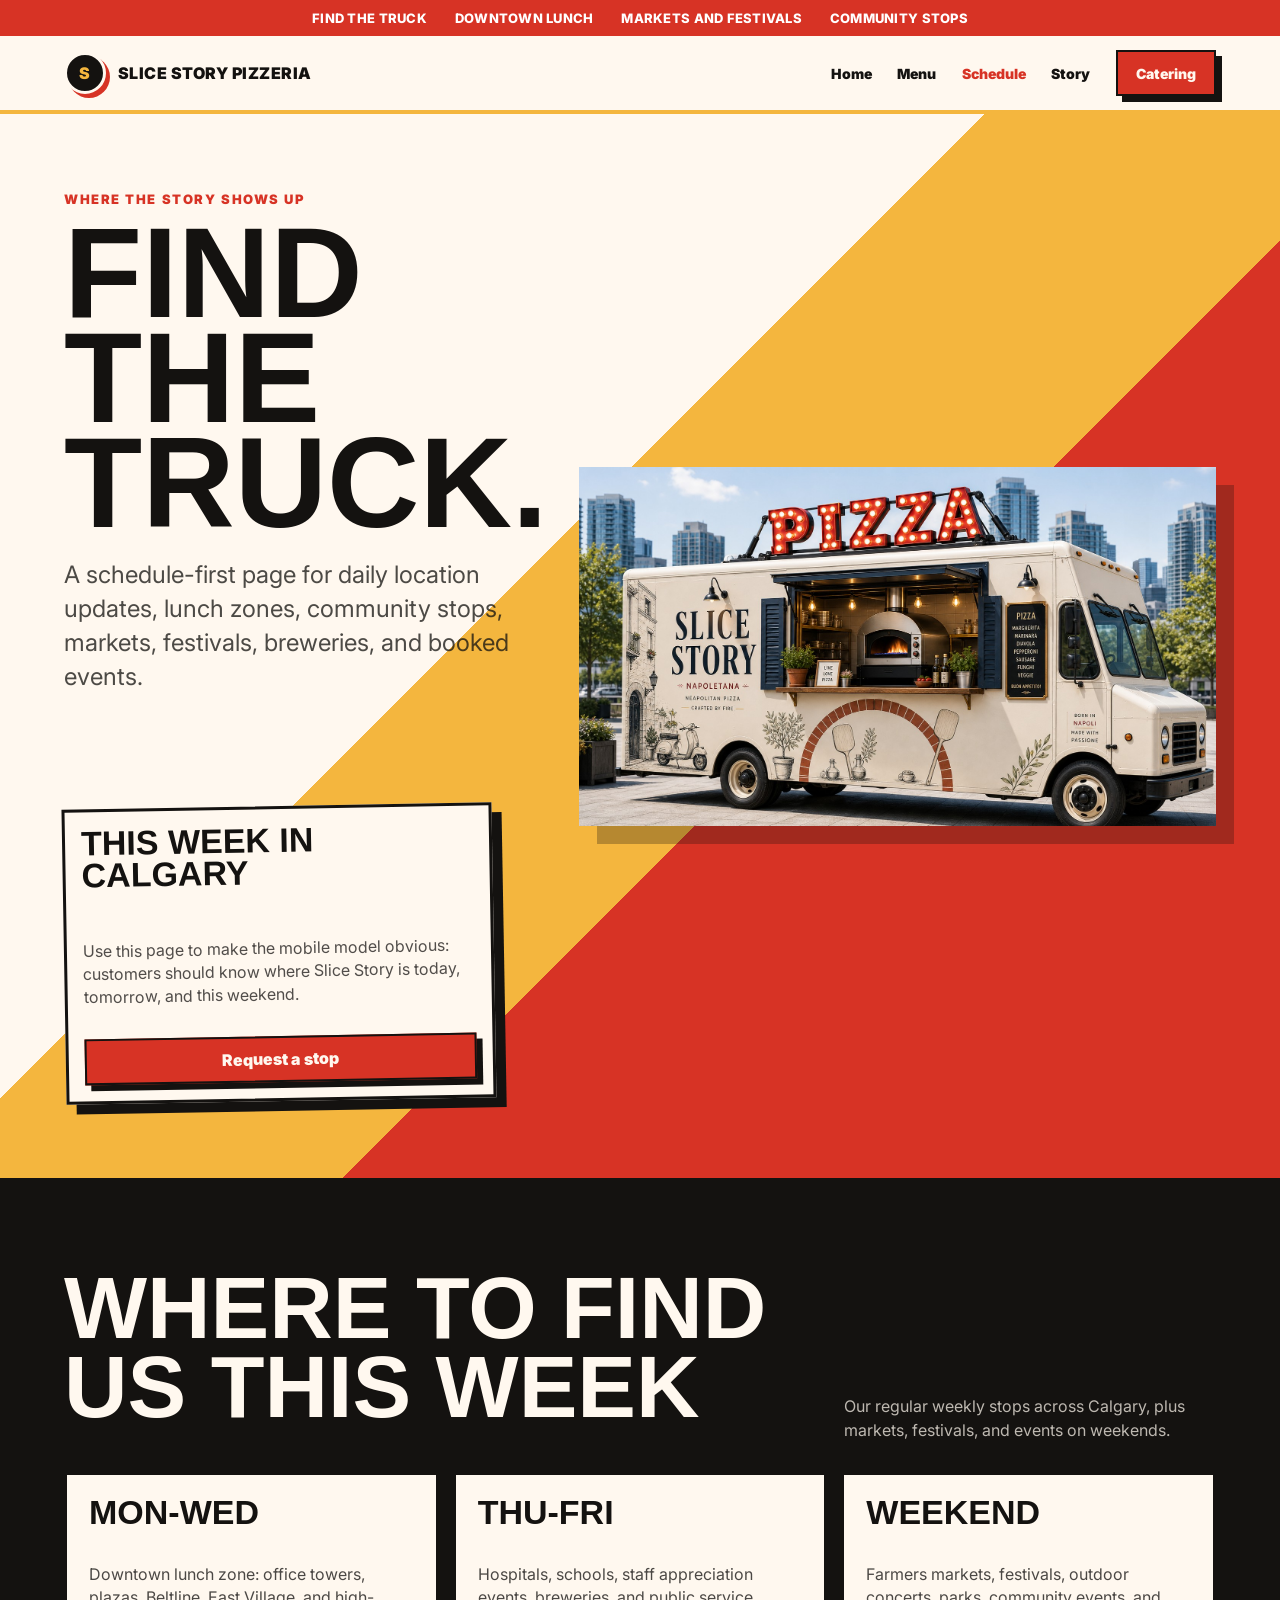
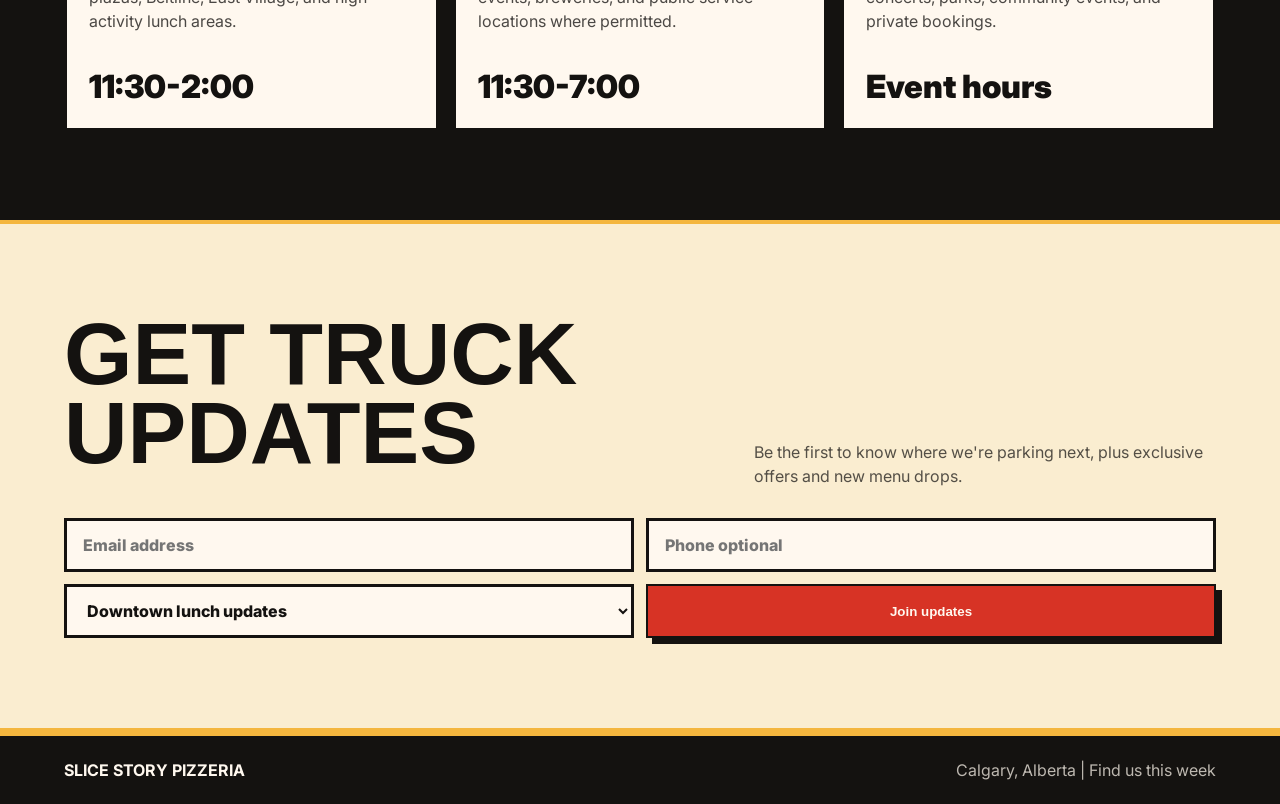
<file: schedule.html>
<!doctype html>
<html lang="en">
<head><meta charset="utf-8"><meta name="viewport" content="width=device-width, initial-scale=1"><meta name="description" content="Find the Slice Story pizza truck in Calgary this week: downtown lunch stops, weekend farmers' markets, festivals, breweries, and community events."><title>Truck Schedule | Slice Story Pizzeria</title><link rel="preconnect" href="https://fonts.googleapis.com"><link rel="preconnect" href="https://fonts.gstatic.com" crossorigin><link href="https://fonts.googleapis.com/css2?family=Inter:wght@400;500;600;700;800;900&display=swap" rel="stylesheet"><link rel="stylesheet" href="styles.css"></head>
<body><main class="page">
  <div class="top-strip"><span>Find the truck</span><span>Downtown lunch</span><span>Markets and festivals</span><span>Community stops</span></div>
  <nav class="nav"><a class="logo" href="index.html"><span class="logo-mark">S</span><span>Slice Story Pizzeria</span></a><div class="nav-links"><a href="index.html">Home</a><a href="menu.html">Menu</a><a class="active" href="schedule.html">Schedule</a><a href="story-impact.html">Story</a><a class="button" href="catering.html">Catering</a></div></nav>
  <section class="hero schedule-hero" style="--hero-image:url('images/Slice_Story_Truck.png')"><div class="schedule-copy"><p class="eyebrow">Where the story shows up</p><h1>Find the truck.</h1><p class="lead">A schedule-first page for daily location updates, lunch zones, community stops, markets, festivals, breweries, and booked events.</p></div><div class="schedule-truck-image" aria-label="Slice Story food truck"></div><aside class="feature-card"><h3>This week in Calgary</h3><p>Use this page to make the mobile model obvious: customers should know where Slice Story is today, tomorrow, and this weekend.</p><a class="button" href="catering.html">Request a stop</a></aside></section>
  <section class="section dark"><div class="section-head"><h2>Where to find us this week</h2><p>Our regular weekly stops across Calgary, plus markets, festivals, and events on weekends.</p></div><div class="grid-3">
    <article class="card"><h3>Mon-Wed</h3><p>Downtown lunch zone: office towers, plazas, Beltline, East Village, and high-activity lunch areas.</p><span class="price">11:30-2:00</span></article>
    <article class="card"><h3>Thu-Fri</h3><p>Hospitals, schools, staff appreciation events, breweries, and public service locations where permitted.</p><span class="price">11:30-7:00</span></article>
    <article class="card"><h3>Weekend</h3><p>Farmers markets, festivals, outdoor concerts, parks, community events, and private bookings.</p><span class="price">Event hours</span></article>
  </div></section>
  <section class="section gold"><div class="section-head"><h2>Get truck updates</h2><p>Be the first to know where we're parking next, plus exclusive offers and new menu drops.</p></div><form class="form"><input placeholder="Email address"><input placeholder="Phone optional"><select><option>Downtown lunch updates</option><option>Weekend market updates</option><option>Catering updates</option></select><button class="button" type="button">Join updates</button></form></section>
  <footer class="footer"><strong>Slice Story Pizzeria</strong><span>Calgary, Alberta | Find us this week</span></footer>
</main></body></html>
</file>
<file: styles.css>
:root {
  --ink: #141210;
  --paper: #fff8ef;
  --tomato: #d73325;
  --gold: #f4b63e;
  --basil: #24734f;
  --cream: #fff1dc;
  --line: rgba(20, 18, 16, .16);
  font-family: Inter, ui-sans-serif, system-ui, -apple-system, BlinkMacSystemFont, "Segoe UI", sans-serif;
  color: var(--ink);
  background: #121212;
}

* { box-sizing: border-box; }
html { scroll-behavior: smooth; }
body { margin: 0; background: #121212; }
img { display: block; max-width: 100%; }
a { color: inherit; }
.page {
  width: min(100%, 1440px);
  margin: 0 auto;
  background: var(--paper);
  overflow: hidden;
}
.top-strip {
  display: flex;
  justify-content: center;
  gap: 28px;
  padding: 10px 16px;
  background: var(--tomato);
  color: #fff;
  font-size: 13px;
  font-weight: 800;
  letter-spacing: .02em;
  text-transform: uppercase;
  white-space: nowrap;
  overflow: hidden;
}
.top-strip span { flex: 0 0 auto; }
.nav {
  position: sticky;
  top: 0;
  z-index: 10;
  display: flex;
  align-items: center;
  justify-content: space-between;
  gap: 18px;
  min-height: 78px;
  padding: 14px clamp(18px, 5vw, 72px);
  background: var(--paper);
  border-bottom: 4px solid var(--gold);
}
.logo {
  display: flex;
  align-items: center;
  gap: 12px;
  font-weight: 900;
  text-decoration: none;
  text-transform: uppercase;
  letter-spacing: .03em;
}
.logo-mark {
  display: grid;
  place-items: center;
  width: 42px;
  height: 42px;
  border-radius: 50%;
  background: var(--ink);
  color: var(--gold);
  border: 3px solid #fff8ef;
  box-shadow: 4px 4px 0 var(--tomato);
}
.nav-links {
  display: flex;
  align-items: center;
  gap: clamp(12px, 2vw, 26px);
  font-size: 14px;
  font-weight: 900;
}
.nav-links a { text-decoration: none; }
.nav-links a.active { color: var(--tomato); }
.button {
  display: inline-flex;
  align-items: center;
  justify-content: center;
  min-height: 46px;
  padding: 0 18px;
  border: 2px solid var(--ink);
  background: var(--tomato);
  color: #fff8ef;
  font-weight: 900;
  text-decoration: none;
  box-shadow: 6px 6px 0 var(--ink);
  cursor: pointer;
}
.button.alt { background: #fff8ef; color: var(--ink); }
.button.gold { background: var(--gold); color: var(--ink); }
.hero {
  min-height: 680px;
  display: grid;
  grid-template-columns: minmax(0, .95fr) minmax(340px, .72fr);
  gap: clamp(28px, 5vw, 72px);
  align-items: center;
  padding: clamp(34px, 6vw, 86px) clamp(18px, 5vw, 72px);
  background:
    linear-gradient(90deg, rgba(18,18,18,.98), rgba(18,18,18,.76), rgba(18,18,18,.22)),
    var(--hero-image);
  background-size: cover;
  background-position: center;
  color: #fff8ef;
}
.hero.schedule-hero {
  position: relative;
  grid-template-columns: minmax(0, .58fr) minmax(360px, .82fr);
  grid-template-rows: auto auto;
  align-items: center;
  background:
    linear-gradient(135deg, #fff8ef 0%, #fff8ef 42%, #f4b63e 42%, #f4b63e 60%, #d73325 60%, #d73325 100%);
  color: var(--ink);
}
.hero.schedule-hero .schedule-copy {
  position: relative;
  z-index: 2;
  grid-column: 1;
}
.hero.schedule-hero .eyebrow {
  color: var(--tomato);
}
.hero.schedule-hero .lead {
  color: rgba(20, 18, 16, .76);
}
.schedule-truck-image {
  grid-column: 2;
  grid-row: 1 / 3;
  width: 100%;
  min-height: clamp(340px, 42vw, 560px);
  background-image: var(--hero-image);
  background-size: contain;
  background-repeat: no-repeat;
  background-position: center;
  filter: drop-shadow(18px 18px 0 rgba(20, 18, 16, .28));
}
.hero.schedule-hero .feature-card {
  grid-column: 1;
  grid-row: 2;
  max-width: 430px;
  margin-top: 24px;
  box-shadow: 10px 10px 0 var(--ink);
  transform: rotate(-1deg);
}
.eyebrow {
  margin: 0 0 14px;
  color: var(--gold);
  font-size: 13px;
  font-weight: 900;
  letter-spacing: .12em;
  text-transform: uppercase;
}
h1, h2, h3, p { margin-top: 0; }
h1, h2, h3 { letter-spacing: 0; }
h1 {
  max-width: 880px;
  margin-bottom: 22px;
  font-family: Impact, Haettenschweiler, "Arial Narrow Bold", sans-serif;
  font-size: clamp(58px, 10vw, 142px);
  line-height: .82;
  text-transform: uppercase;
}
h2 {
  max-width: 850px;
  margin-bottom: 16px;
  font-family: Impact, Haettenschweiler, "Arial Narrow Bold", sans-serif;
  font-size: clamp(42px, 7vw, 88px);
  line-height: .9;
  text-transform: uppercase;
}
h3 {
  font-family: Impact, Haettenschweiler, "Arial Narrow Bold", sans-serif;
  font-size: 34px;
  line-height: .94;
  text-transform: uppercase;
}
.lead {
  max-width: 660px;
  font-size: clamp(18px, 2vw, 24px);
  line-height: 1.42;
  color: rgba(255, 248, 239, .82);
}
.action-row { display: flex; flex-wrap: wrap; gap: 14px; margin-top: 30px; }
.feature-card {
  display: grid;
  gap: 14px;
  padding: 16px;
  background: #fff8ef;
  color: var(--ink);
  border: 3px solid var(--ink);
  box-shadow: 18px 18px 0 var(--tomato);
  transform: rotate(1deg);
}
.feature-card img {
  width: 100%;
  height: 310px;
  object-fit: cover;
  border: 2px solid var(--ink);
}
.feature-card p { color: rgba(20,18,16,.74); line-height: 1.45; }
.section { padding: clamp(44px, 7vw, 92px) clamp(18px, 5vw, 72px); }
.section.dark { background: var(--ink); color: #fff8ef; }
.section.gold { background: #faedd0; border-top: 4px solid var(--gold); border-bottom: 4px solid var(--gold); }
.section.ingredient-story {
  background:
    linear-gradient(90deg, rgba(20,18,16,.96), rgba(20,18,16,.82), rgba(20,18,16,.48)),
    url("https://images.unsplash.com/photo-1593560708920-61dd98c46a4e?auto=format&fit=crop&w=1500&q=85");
  background-size: cover;
  background-position: center;
  color: #fff8ef;
  border-top: 4px solid var(--gold);
}
.section.ingredient-story .section-head p { color: rgba(255,248,239,.72); }
.section.ingredient-story .card {
  background: rgba(255,248,239,.94);
  box-shadow: 8px 8px 0 var(--gold);
}
.section.ingredient-story .card.tomato,
.section.ingredient-story .card.basil {
  color: #fff8ef;
}
.section.ingredient-story .card.tomato { background: var(--tomato); }
.section.ingredient-story .card.basil { background: var(--basil); }
.section-head {
  display: flex;
  align-items: end;
  justify-content: space-between;
  gap: 24px;
  margin-bottom: 30px;
}
.section-head p { max-width: 470px; margin: 0; line-height: 1.5; color: rgba(20,18,16,.72); }
.dark .section-head p { color: rgba(255,248,239,.72); }
.section-head.stacked {
  display: block;
}
.section-head.stacked p {
  max-width: 760px;
  margin-top: 14px;
  font-size: 18px;
}
.menu-subhead {
  display: inline-block;
  margin: 32px 0 16px;
  padding: 6px 16px;
  background: var(--basil);
  color: #fff8ef;
  border: 3px solid var(--ink);
  font-size: 22px;
  letter-spacing: .02em;
}
.menu-subhead:first-of-type { margin-top: 8px; }
.grid-2 { display: grid; grid-template-columns: repeat(2, 1fr); gap: 18px; }
.grid-3 { display: grid; grid-template-columns: repeat(3, 1fr); gap: 14px; }
.grid-4 { display: grid; grid-template-columns: repeat(4, 1fr); gap: 12px; }
.card {
  display: flex;
  flex-direction: column;
  min-height: 220px;
  padding: 22px;
  background: #fff8ef;
  color: var(--ink);
  border: 3px solid var(--ink);
}
.card.tomato { background: var(--tomato); color: #fff8ef; }
.card.basil { background: var(--basil); color: #fff8ef; }
.card.gold { background: var(--gold); }
.card p { line-height: 1.45; color: inherit; opacity: .76; flex-grow: 1; }
.price { display: block; margin-top: 18px; font-size: 32px; font-weight: 900; }
.photo-panel {
  min-height: 520px;
  background: var(--panel-image);
  background-size: cover;
  background-position: center;
  border: 4px solid var(--ink);
  box-shadow: 14px 14px 0 var(--gold);
}
.story-photo-panel {
  min-height: 800px;
}

/* ===== STORY FEATURE (editorial split-screen) ===== */
.story-feature {
  background: #f4f1e8;
}
.sf-hero {
  display: grid;
  grid-template-columns: 1fr 1fr;
  min-height: 520px;
}
.sf-hero-text {
  display: flex;
  flex-direction: column;
  justify-content: center;
  padding: clamp(40px, 6vw, 96px) clamp(32px, 5vw, 80px);
}
.sf-mark {
  margin-bottom: 32px;
}
.sf-mark svg {
  width: 56px;
  height: 56px;
}
.story-feature h2.sf-title {
  font-family: 'Playfair Display', Georgia, serif !important;
  font-size: clamp(40px, 6vw, 82px) !important;
  font-weight: 700 !important;
  line-height: 1.05 !important;
  text-transform: none !important;
  letter-spacing: -.015em !important;
  color: #c0392b !important;
  margin: 0 0 24px !important;
}
.sf-sub {
  font-family: 'Inter', sans-serif;
  font-size: clamp(17px, 1.6vw, 21px);
  line-height: 1.5;
  color: #3a3126;
  margin: 0 0 28px;
  max-width: 440px;
}
.sf-sub strong { font-weight: 700; color: #1e1a12; }
.sf-byline {
  font-family: 'Inter', sans-serif;
  font-size: 12px;
  letter-spacing: .16em;
  text-transform: uppercase;
  color: #9a8f78;
}
.sf-hero-image {
  background-image: var(--sf-img);
  background-size: cover;
  background-position: center;
  min-height: 400px;
}
.sf-story {
  max-width: 1080px;
  margin: 0 auto;
  padding: clamp(56px, 7vw, 100px) clamp(32px, 6vw, 88px) clamp(64px, 8vw, 110px);
}
.sf-lead {
  font-family: 'Playfair Display', Georgia, serif;
  font-size: clamp(24px, 3vw, 36px);
  font-weight: 400;
  font-style: italic;
  line-height: 1.4;
  color: #1e1a12;
  margin: 0 0 44px;
  max-width: 760px;
}
.sf-columns {
  columns: 2;
  column-gap: 56px;
}
.sf-columns p {
  font-family: 'Inter', sans-serif;
  font-size: 16px;
  line-height: 1.8;
  color: #3a3126;
  margin: 0 0 20px;
  break-inside: avoid;
}
.sf-columns p:first-child::first-letter {
  font-family: 'Playfair Display', Georgia, serif;
  font-size: 58px;
  font-weight: 700;
  float: left;
  line-height: .82;
  margin: 6px 10px 0 0;
  color: #c0392b;
}
.sf-quote {
  font-family: 'Playfair Display', Georgia, serif;
  font-size: clamp(22px, 2.6vw, 32px);
  font-weight: 400;
  font-style: italic;
  line-height: 1.45;
  color: #1e1a12;
  text-align: center;
  max-width: 820px;
  margin: 56px auto 40px;
  padding: 40px 0;
  border-top: 2px solid #d8cfb8;
  border-bottom: 2px solid #d8cfb8;
}
.sf-signoff {
  display: flex;
  flex-direction: column;
  align-items: center;
  gap: 4px;
}
.sf-signoff-name {
  font-family: 'Caveat', cursive;
  font-size: 46px;
  font-weight: 600;
  color: #1e1a12;
  line-height: 1;
}
.sf-signoff-title {
  font-family: 'Inter', sans-serif;
  font-size: 12px;
  letter-spacing: .14em;
  text-transform: uppercase;
  color: #9a8f78;
}
@media (max-width: 860px) {
  .sf-hero { grid-template-columns: 1fr; }
  .sf-hero-image { min-height: 320px; order: -1; }
  .sf-columns { columns: 1; }
}
.copy p { max-width: 760px; font-size: 19px; line-height: 1.65; color: rgba(20,18,16,.78); }
.dark .copy p { color: rgba(255,248,239,.78); }
.standout-line {
  max-width: 760px;
  margin: 18px 0;
  padding: 16px 18px;
  background: var(--gold);
  border: 3px solid var(--ink);
  box-shadow: 8px 8px 0 var(--tomato);
  font-size: clamp(24px, 3vw, 38px);
  line-height: 1;
  font-weight: 900;
}
.form {
  display: grid;
  grid-template-columns: repeat(2, 1fr);
  gap: 12px;
  margin-top: 24px;
}
.form input, .form select, .form textarea {
  min-height: 54px;
  padding: 0 16px;
  border: 3px solid var(--ink);
  background: #fff8ef;
  color: var(--ink);
  font: inherit;
  font-weight: 800;
}
.form textarea {
  min-height: 132px;
  padding-top: 14px;
  grid-column: 1 / -1;
}
.footer {
  display: flex;
  align-items: center;
  justify-content: space-between;
  gap: 18px;
  padding: 24px clamp(18px, 5vw, 72px);
  background: var(--ink);
  color: rgba(255,248,239,.72);
  border-top: 4px solid var(--gold);
}
.footer strong { color: #fff8ef; text-transform: uppercase; }

@media (max-width: 980px) {
  .nav { position: relative; align-items: flex-start; flex-direction: column; }
  .nav-links { width: 100%; flex-wrap: wrap; }
  .hero, .grid-2 { grid-template-columns: 1fr; }
  .hero.schedule-hero {
    grid-template-columns: 1fr;
    grid-template-rows: auto auto auto;
  }
  .hero.schedule-hero .schedule-copy {
    grid-column: 1;
    grid-row: 1;
  }
  .schedule-truck-image {
    grid-column: 1;
    grid-row: 2;
    min-height: 360px;
    background-position: center;
  }
  .hero.schedule-hero .feature-card {
    grid-column: 1;
    grid-row: 3;
  }
  .grid-3, .grid-4 { grid-template-columns: repeat(2, 1fr); }
  .section-head { display: block; }
  .section-head p { margin-top: 14px; }
}

@media (max-width: 640px) {
  .top-strip { justify-content: flex-start; }
  .nav-links { gap: 14px; font-size: 13px; }
  .nav-links .button { min-height: 38px; padding: 0 14px; }
  .hero { min-height: auto; }
  .schedule-truck-image { min-height: 260px; }
  .feature-card { transform: none; box-shadow: 10px 10px 0 var(--tomato); }
  .grid-3, .grid-4, .form { grid-template-columns: 1fr; }
  .photo-panel { min-height: 360px; }
  .footer { align-items: flex-start; flex-direction: column; }
}
/* ============================================================
   SLICE STORY — MOTION & DIVIDERS (append to styles.css)
   Wavy section dividers, scroll-reveal, drifting clouds.
   Safe to add: nothing above is modified.
   ============================================================ */

/* --- Wavy divider ---------------------------------------- */
/* Wrap a divider in any section. It sits flush at the top or
   bottom edge and fills the width. Colour is set per-instance
   via --wave-fill so the wave matches the NEXT section's bg. */
.wave {
  display: block;
  width: 100%;
  line-height: 0;
}
.wave svg { display: block; width: 100%; height: clamp(32px, 5vw, 64px); }
.wave path { fill: var(--wave-fill, var(--cream)); }

/* --- Scroll reveal --------------------------------------- */
/* Add class="reveal" to any element you want to animate in.
   Optional inline style="--reveal-delay:.08s" staggers items. */
.reveal {
  opacity: 0;
  transform: translateY(26px);
  transition: opacity .6s ease, transform .6s ease;
  transition-delay: var(--reveal-delay, 0s);
  will-change: opacity, transform;
}
.reveal.in { opacity: 1; transform: none; }

/* --- Drifting clouds (decorative hero art) --------------- */
.cloud { position: absolute; pointer-events: none; }
.cloud.c1 { animation: ss-drift1 26s ease-in-out infinite; }
.cloud.c2 { animation: ss-drift2 32s ease-in-out infinite; }

@keyframes ss-drift1 { 0%,100% { transform: translateX(0); } 50% { transform: translateX(24px); } }
@keyframes ss-drift2 { 0%,100% { transform: translateX(0); } 50% { transform: translateX(-20px); } }

/* --- Respect reduced-motion (accessibility) -------------- */
@media (prefers-reduced-motion: reduce) {
  .reveal { opacity: 1; transform: none; transition: none; }
  .cloud { animation: none; }
}
</file>
